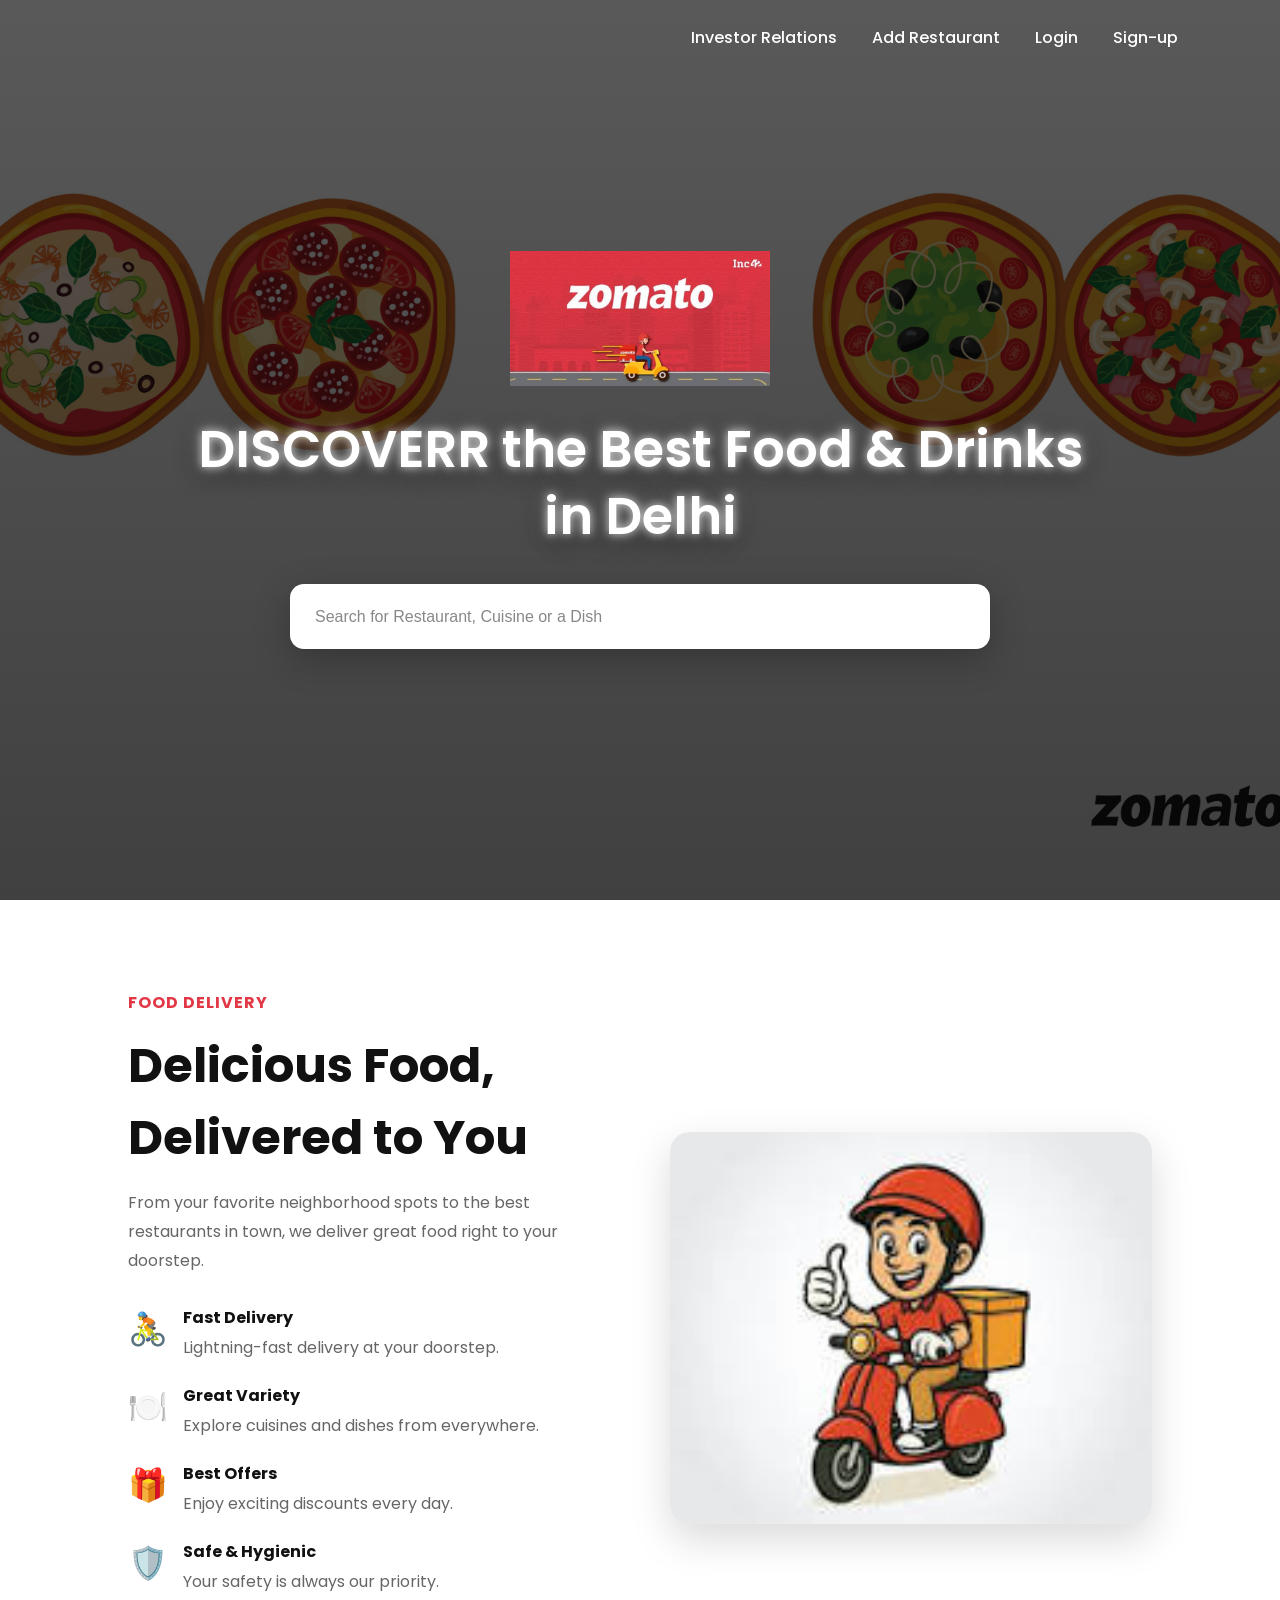
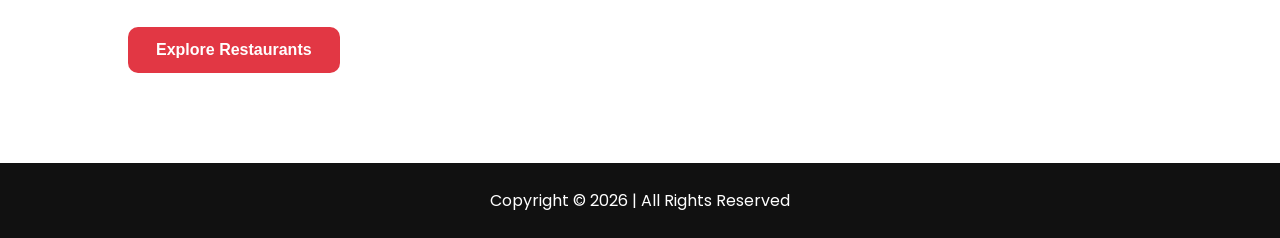
<file: index.html>
<!DOCTYPE html>
<html lang="en">
<head>
    <meta charset="UTF-8">
    <meta name="viewport" content="width=device-width, initial-scale=1.0">
    <title>Zomato - Order food Online</title>
    <link rel="stylesheet" href="css/style.css">
</head>
<body>
    <header>
        
        <ul>
            <li><a href="investor-relations.html">Investor Relations</a></li>
            <li><a href="add-restaurant.html">Add Restaurant</a></li>
            <li><a href="login.html">Login</a></li>
            <li><a href="signup.html">Sign-up</a></li>
            
        </ul>

    
    </header>
    <main>
        <section>
        <!-- use img/bg.png as background -->
         <img src="img/zomato.jpg" alt="">
         <p>DISCOVERR the Best Food & Drinks in Delhi</p>
         <input placeholder="Search for Restaurant, Cuisine or a Dish">
         </section>
<section class="delivery-section">

    <div class="delivery-content">

        <div class="delivery-text">

            <span class="subtitle">FOOD DELIVERY</span>

            <h2>Delicious Food,<br>Delivered to You</h2>

            <p>
                From your favorite neighborhood spots to the best
                restaurants in town, we deliver great food right
                to your doorstep.
            </p>

            <div class="features">

                <div class="feature">
                    <span>🚴</span>
                    <div>
                        <h4>Fast Delivery</h4>
                        <p>Lightning-fast delivery at your doorstep.</p>
                    </div>
                </div>

                <div class="feature">
                    <span>🍽️</span>
                    <div>
                        <h4>Great Variety</h4>
                        <p>Explore cuisines and dishes from everywhere.</p>
                    </div>
                </div>

                <div class="feature">
                    <span>🎁</span>
                    <div>
                        <h4>Best Offers</h4>
                        <p>Enjoy exciting discounts every day.</p>
                    </div>
                </div>

                <div class="feature">
                    <span>🛡️</span>
                    <div>
                        <h4>Safe & Hygienic</h4>
                        <p>Your safety is always our priority.</p>
                    </div>
                </div>

            </div>

            <button>Explore Restaurants</button>

        </div>

        <div class="delivery-image">
            <img src="img/delivery-boy.png" alt="Delivery Boy">
        </div>

    </div>

</section>


    </main>
    <footer>
        Copyright &copy; 2026 | All Rights Reserved
    </footer>
    
    <script src="js/script.js"></script>
</body>
</html>
</file>
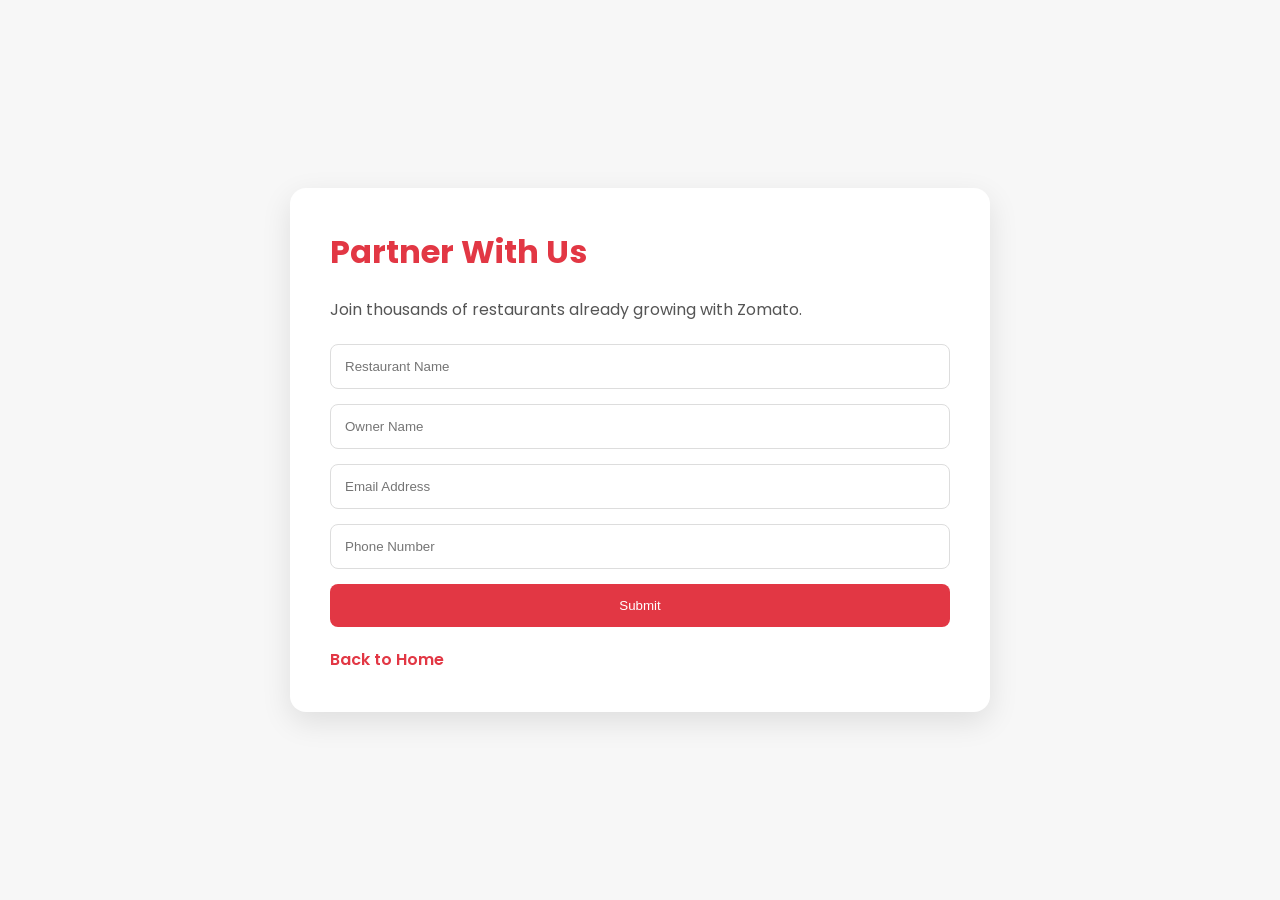
<file: add-restaurant.html>
<!DOCTYPE html>
<html lang="en">
<head>
    <meta charset="UTF-8">
    <meta name="viewport" content="width=device-width, initial-scale=1.0">
    <title>Add Restaurant</title>
    <link rel="stylesheet" href="css/pages.css">
</head>
<body>

<div class="container">

    <h1>Partner With Us</h1>

    <p>
        Join thousands of restaurants already growing with Zomato.
    </p>

    <form>

        <input type="text" placeholder="Restaurant Name">

        <input type="text" placeholder="Owner Name">

        <input type="email" placeholder="Email Address">

        <input type="tel" placeholder="Phone Number">

        <button type="submit">Submit</button>

    </form>

    <a href="index.html" class="btn">Back to Home</a>

</div>

</body>
</html>
</file>
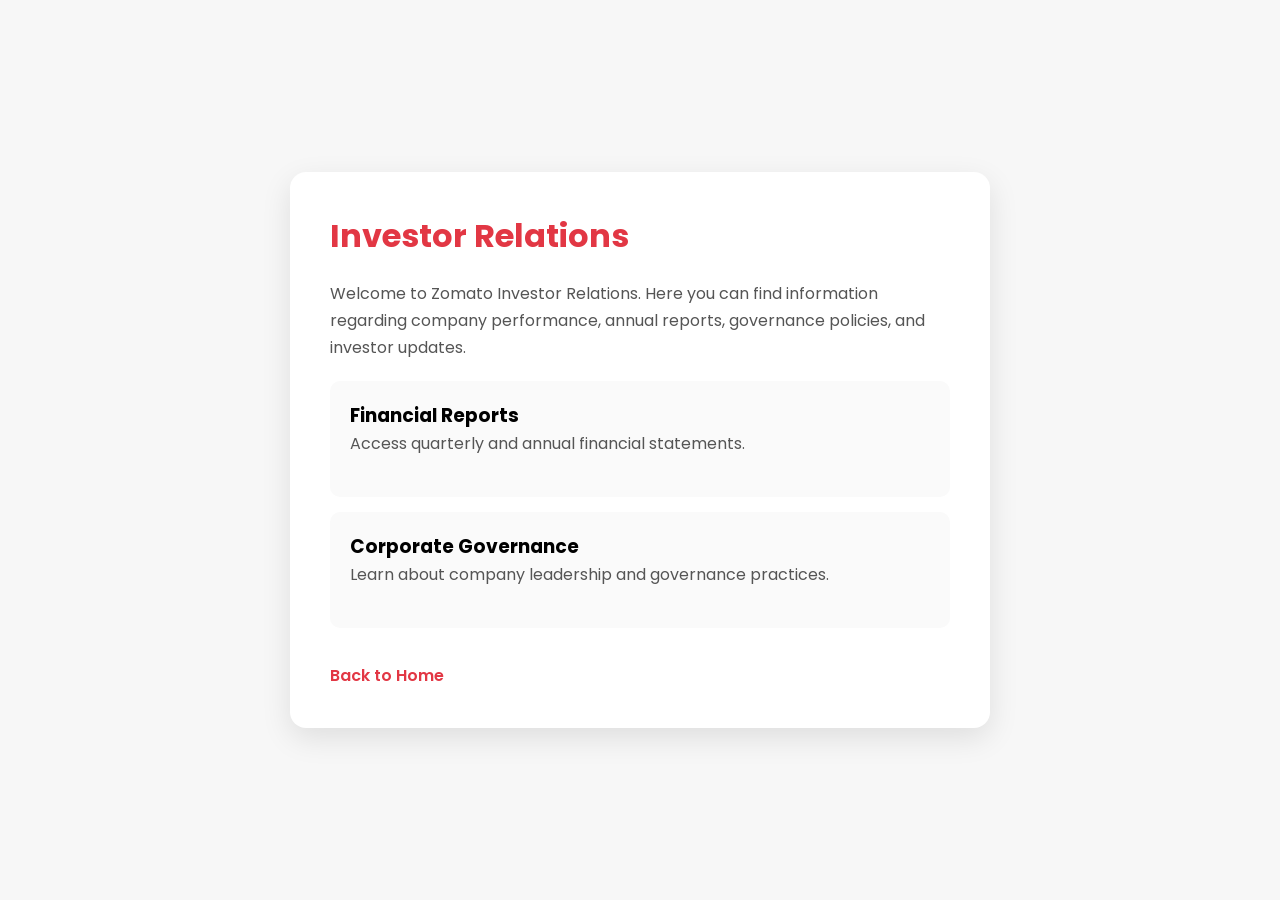
<file: investor-relations.html>
<!DOCTYPE html>
<html lang="en">
<head>
    <meta charset="UTF-8">
    <meta name="viewport" content="width=device-width, initial-scale=1.0">
    <title>Investor Relations</title>
    <link rel="stylesheet" href="css/pages.css">
</head>
<body>

<div class="container">
    <h1>Investor Relations</h1>

    <p>
        Welcome to Zomato Investor Relations. Here you can find
        information regarding company performance, annual reports,
        governance policies, and investor updates.
    </p>

    <div class="card">
        <h3>Financial Reports</h3>
        <p>Access quarterly and annual financial statements.</p>
    </div>

    <div class="card">
        <h3>Corporate Governance</h3>
        <p>Learn about company leadership and governance practices.</p>
    </div>

    <a href="index.html" class="btn">Back to Home</a>
</div>

</body>
</html>
</file>
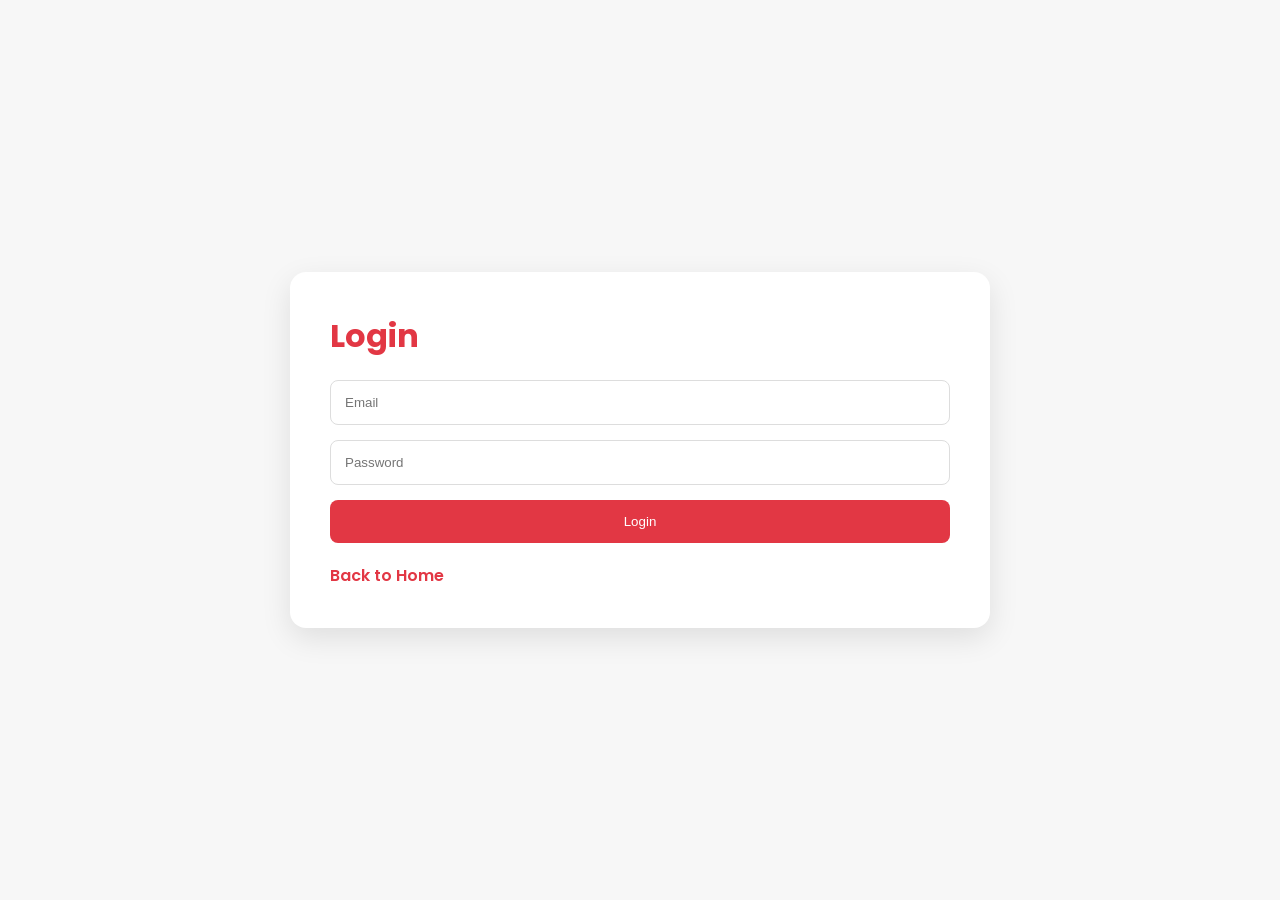
<file: login.html>
<!DOCTYPE html>
<html lang="en">
<head>
    <meta charset="UTF-8">
    <meta name="viewport" content="width=device-width, initial-scale=1.0">
    <title>Login</title>
    <link rel="stylesheet" href="css/pages.css">
</head>
<body>

<div class="container">

    <h1>Login</h1>

    <form>

        <input type="email" placeholder="Email">

        <input type="password" placeholder="Password">

        <button type="submit">Login</button>

    </form>

    <a href="index.html" class="btn">Back to Home</a>

</div>

</body>
</html>
</file>
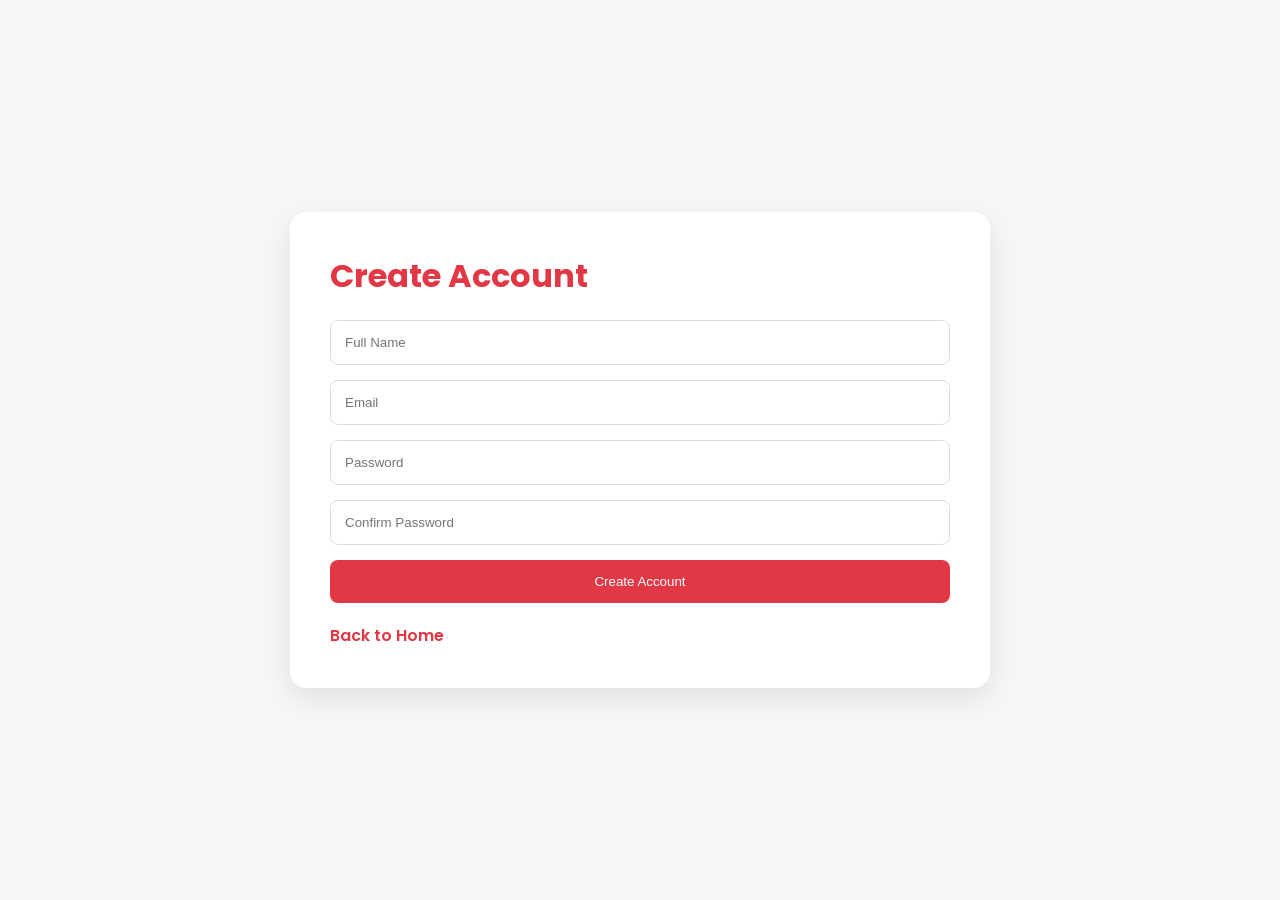
<file: signup.html>
<!DOCTYPE html>
<html lang="en">
<head>
    <meta charset="UTF-8">
    <meta name="viewport" content="width=device-width, initial-scale=1.0">
    <title>Sign Up</title>
    <link rel="stylesheet" href="css/pages.css">
</head>
<body>

<div class="container">

    <h1>Create Account</h1>

    <form>

        <input type="text" placeholder="Full Name">

        <input type="email" placeholder="Email">

        <input type="password" placeholder="Password">

        <input type="password" placeholder="Confirm Password">

        <button type="submit">Create Account</button>

    </form>

    <a href="index.html" class="btn">Back to Home</a>

</div>

</body>
</html>
</file>
<file: css/style.css>
@import url('https://fonts.googleapis.com/css2?family=Poppins:wght@300;400;500;600;700;800&display=swap');

:root{
    --primary:#e23744;
    --dark:#111;
    --white:#fff;
    --gray:#666;
}

*{
    margin:0;
    padding:0;
    box-sizing:border-box;
}

body{
    font-family:'Poppins',sans-serif;
    overflow-x:hidden;
}

/* =========================
   HEADER
========================= */

header{
    position:absolute;
    top:0;
    left:0;
    width:100%;
    z-index:100;
    padding:25px 8%;
}

header ul{
    display:flex;
    justify-content:flex-end;
    gap:35px;
    list-style:none;
}

header a{
    color:white;
    text-decoration:none;
    font-size:1rem;
    font-weight:500;
    transition:.3s;
}

header a:hover{
    color:#ffd5d9;
}

/* =========================
   HERO SECTION
========================= */

main section:first-child{
    min-height:100vh;

    display:flex;
    flex-direction:column;
    justify-content:center;
    align-items:center;

    text-align:center;

    padding:100px 20px;

    position:relative;
}

main section:first-child::before{
    content:"";
    position:absolute;
    inset:0;

    background:
        linear-gradient(
            rgba(0,0,0,.65),
            rgba(0,0,0,.75)
        ),
        url("../img/Pizza.png");

    background-size:cover;
    background-position:center;

    z-index:-1;
}

main section:first-child img{
    width:260px;
    max-width:80%;
    margin-bottom:30px;
}

main section:first-child p{
    color:white;

    font-size:clamp(2rem,4vw,4rem);
    font-weight:600;

    line-height:1.3;

    max-width:900px;

    margin-bottom:35px;

    text-shadow:
        0 0 10px rgba(255,255,255,.8),
        0 0 20px rgba(255,255,255,.4),
        0 5px 25px rgba(0,0,0,.9);
}

main section:first-child input{
    width:min(700px,90vw);
    height:65px;

    border:none;
    outline:none;

    border-radius:14px;

    padding:0 25px;

    font-size:1rem;

    box-shadow:
        0 10px 35px rgba(0,0,0,.25);
}

main section:first-child input::placeholder{
    color:#888;
}

/* =========================
   DELIVERY SECTION
========================= */

.delivery-section{
    padding:90px 10%;
    background:white;
}

.delivery-content{
    display:flex;
    justify-content:space-between;
    align-items:center;
    gap:60px;
}

.delivery-text{
    flex:1;
}

.subtitle{
    color:var(--primary);
    font-weight:700;
    letter-spacing:1px;
}

.delivery-text h2{
    font-size:3rem;
    margin:15px 0;
    color:#111;
}

.delivery-text p{
    color:#666;
    line-height:1.8;
    margin-bottom:30px;
}

.features{
    display:flex;
    flex-direction:column;
    gap:20px;
}

.feature{
    display:flex;
    gap:15px;
}

.feature span{
    font-size:2rem;
}

.feature h4{
    color:#111;
    margin-bottom:4px;
}

.feature p{
    margin:0;
}

.delivery-text button{
    margin-top:30px;

    background:var(--primary);
    color:white;

    border:none;
    border-radius:10px;

    padding:14px 28px;

    font-size:1rem;
    font-weight:600;

    cursor:pointer;

    transition:.3s;
}

.delivery-text button:hover{
    background:#cb1b2f;
}

.delivery-image{
    flex:1;
    text-align:center;
}

.delivery-image img{
    width:100%;
    max-width:500px;

    border-radius:20px;

    box-shadow:
        0 15px 40px rgba(0,0,0,.15);
}

/* =========================
   FOOTER
========================= */

footer{
    background:#111;
    color:white;

    text-align:center;

    padding:25px;
}

/* =========================
   MOBILE
========================= */

@media(max-width:768px){

    header ul{
        justify-content:center;
        gap:15px;
        flex-wrap:wrap;
    }

    header a{
        font-size:.9rem;
    }

    main section:first-child img{
        width:180px;
    }

    main section:first-child p{
        font-size:1.8rem;
    }

    main section:first-child input{
        height:55px;
    }

    .delivery-content{
        flex-direction:column;
        text-align:center;
    }

    .delivery-text h2{
        font-size:2rem;
    }

    .feature{
        text-align:left;
    }
}
</file>
<file: css/pages.css>
@import url('https://fonts.googleapis.com/css2?family=Poppins:wght@300;400;500;600;700&display=swap');

*{
    margin:0;
    padding:0;
    box-sizing:border-box;
}

body{
    font-family:'Poppins',sans-serif;
    background:#f7f7f7;
    min-height:100vh;

    display:flex;
    justify-content:center;
    align-items:center;

    padding:20px;
}

.container{
    background:white;

    width:100%;
    max-width:700px;

    padding:40px;

    border-radius:16px;

    box-shadow:
        0 10px 30px rgba(0,0,0,.1);
}

h1{
    margin-bottom:20px;
    color:#e23744;
}

p{
    margin-bottom:20px;
    line-height:1.7;
    color:#555;
}

.card{
    background:#fafafa;
    padding:20px;
    border-radius:10px;
    margin-bottom:15px;
}

form{
    display:flex;
    flex-direction:column;
    gap:15px;
}

input{
    padding:14px;
    border:1px solid #ddd;
    border-radius:8px;
}

button{
    padding:14px;
    border:none;
    background:#e23744;
    color:white;
    border-radius:8px;
    cursor:pointer;
}

.btn{
    display:inline-block;
    margin-top:20px;
    text-decoration:none;
    color:#e23744;
    font-weight:600;
}
</file>
